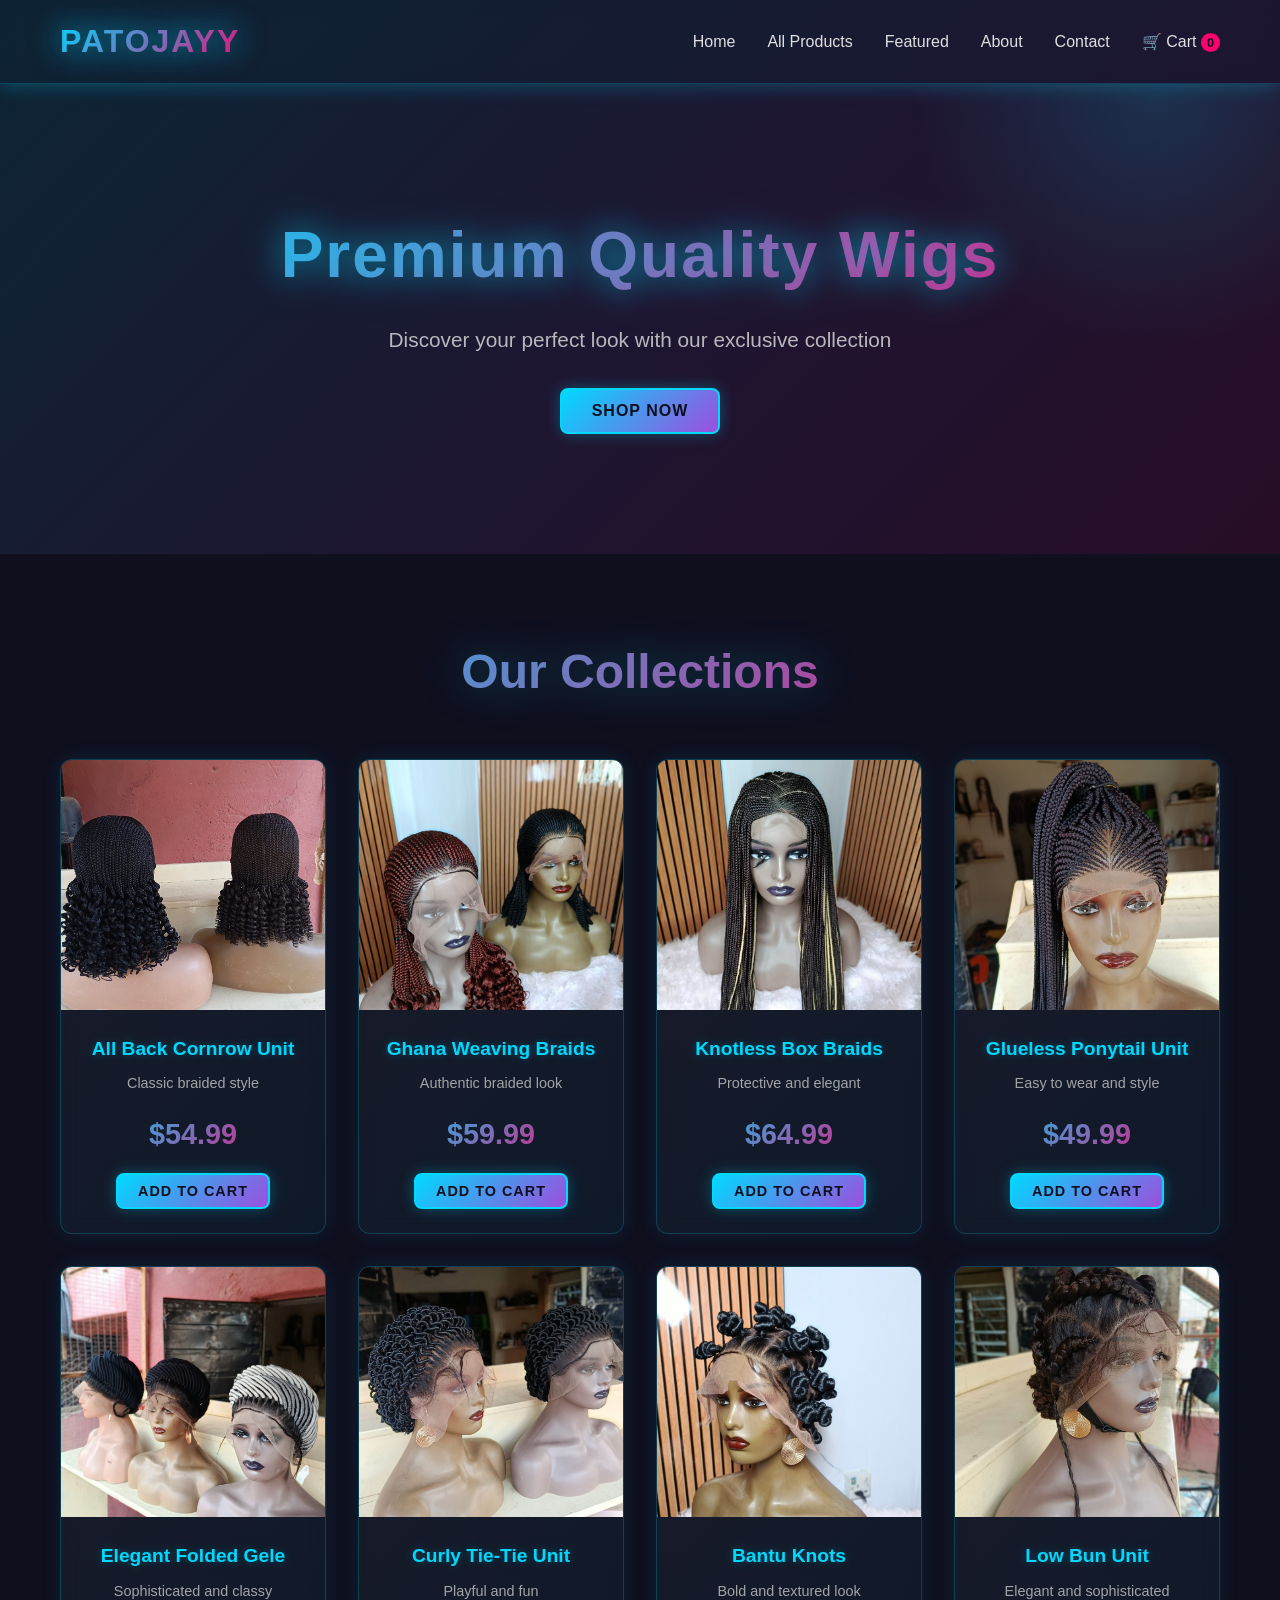
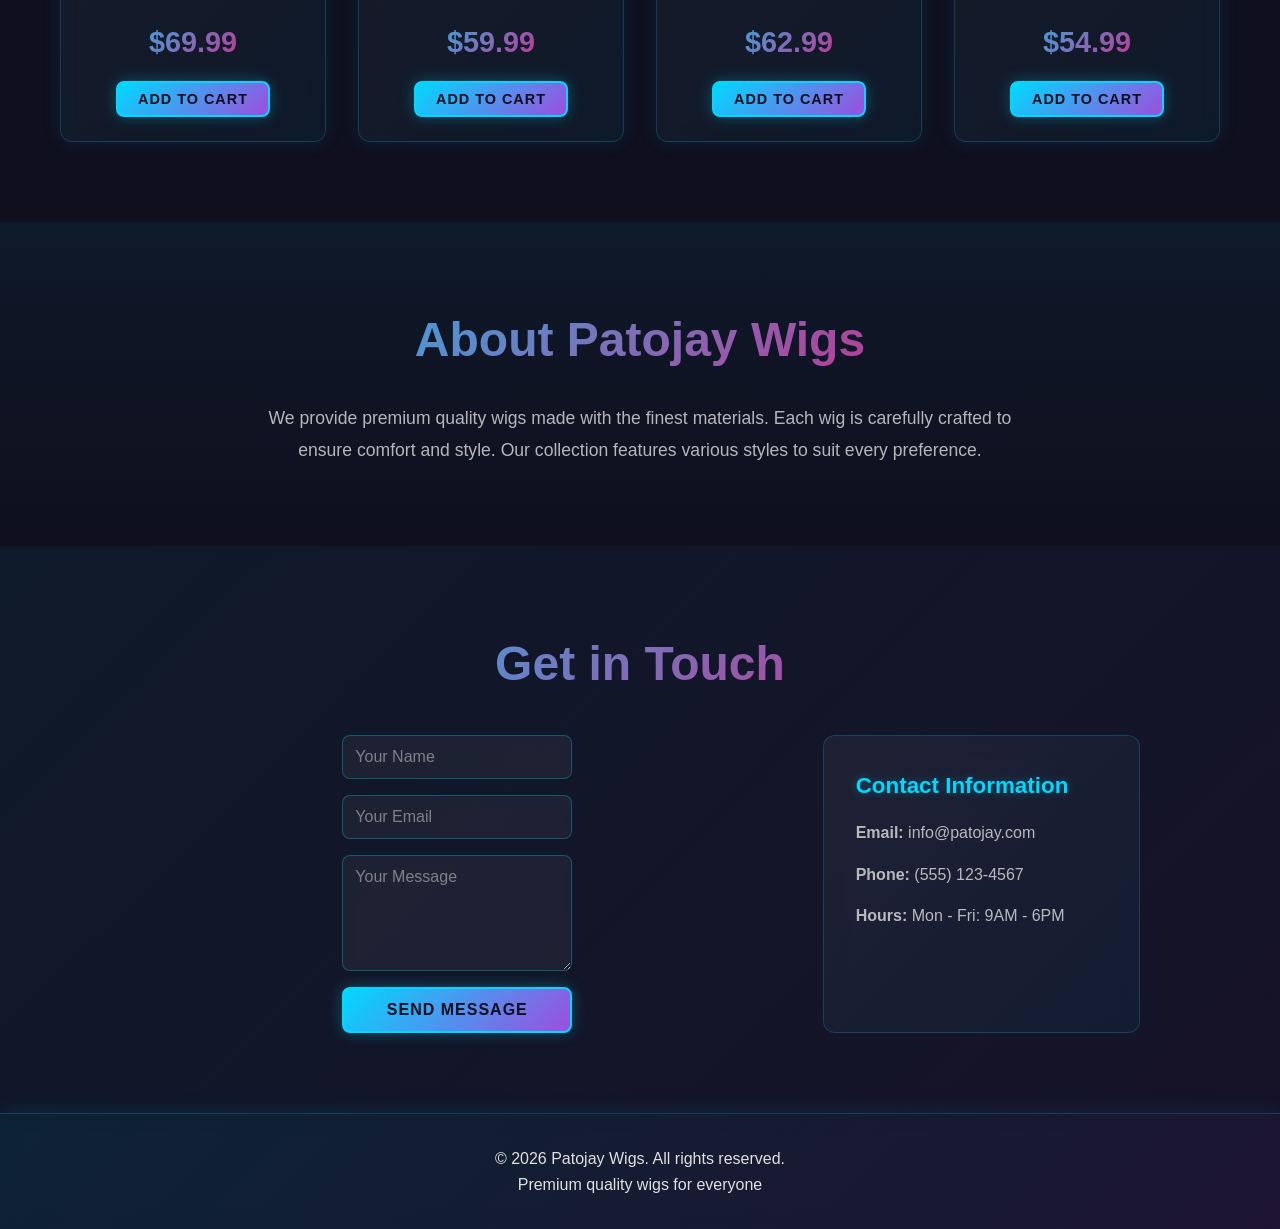
<file: index.html>
<!DOCTYPE html>
<html lang="en">
<head>
    <meta charset="UTF-8">
    <meta name="viewport" content="width=device-width, initial-scale=1.0">
    <title>Patojay Wigs - Premium Quality Wigs</title>
    <link rel="icon" type="image/jpeg" href="images/pato logo.jpeg">
    <link rel="stylesheet" href="css/style.css">
</head>
<body>
    <!-- Navigation -->
    <nav class="navbar">
        <div class="container">
            <div class="logo">PATOJAYY</div>
            <button class="hamburger" id="hamburger" title="Toggle navigation menu" aria-label="Toggle navigation menu" aria-expanded="false">
                <span></span>
                <span></span>
                <span></span>
            </button>
            <ul class="nav-menu" id="navMenu">
                <li><a href="#home">Home</a></li>
                <li><a href="products.html">All Products</a></li>
                <li><a href="#products">Featured</a></li>
                <li><a href="#about">About</a></li>
                <li><a href="#contact">Contact</a></li>
                <li class="cart-link"><a href="#cart">🛒 Cart <span class="cart-count">0</span></a></li>
            </ul>
        </div>
    </nav>

    <!-- Hero Section -->
    <section id="home" class="hero">
        <div class="container">
            <div class="hero-content">
                <h1>Premium Quality Wigs</h1>
                <p>Discover your perfect look with our exclusive collection</p>
                <button class="btn">Shop Now</button>
            </div>
        </div>
    </section>

    <!-- Products Section -->
    <section id="products" class="products">
        <div class="container">
            <h2>Our Collections</h2>
            <div class="product-grid">
                <!-- Product Card 1 -->
                <div class="product-card">
                    <div class="product-image">
                        <img src="images/all-back-cornrow-unit-cur-selar.com-681b52ddd21a8.jpeg" alt="All Back Cornrow Unit">
                    </div>
                    <div class="product-info">
                        <h3>All Back Cornrow Unit</h3>
                        <p>Classic braided style</p>
                        <span class="price">$54.99</span>
                        <button class="btn-small add-to-cart" data-product="All Back Cornrow Unit" data-price="54.99">Add to Cart</button>
                    </div>
                </div>

                <!-- Product Card 2 -->
                <div class="product-card">
                    <div class="product-image">
                        <img src="images/ghana-weaving-braided-wig-selar.com-68a72f728babf.jpg" alt="Ghana Weaving Braided">
                    </div>
                    <div class="product-info">
                        <h3>Ghana Weaving Braids</h3>
                        <p>Authentic braided look</p>
                        <span class="price">$59.99</span>
                        <button class="btn-small add-to-cart" data-product="Ghana Weaving Braids" data-price="59.99">Add to Cart</button>
                    </div>
                </div>

                <!-- Product Card 3 -->
                <div class="product-card">
                    <div class="product-image">
                        <img src="images/knotless-box-braids-wig-selar.com-68a72e6c853c2.jpg" alt="Knotless Box Braids">
                    </div>
                    <div class="product-info">
                        <h3>Knotless Box Braids</h3>
                        <p>Protective and elegant</p>
                        <span class="price">$64.99</span>
                        <button class="btn-small add-to-cart" data-product="Knotless Box Braids" data-price="64.99">Add to Cart</button>
                    </div>
                </div>

                <!-- Product Card 4 -->
                <div class="product-card">
                    <div class="product-image">
                        <img src="images/glueless-ponytail-unit-selar.com-681b3a6c0e408.jpeg" alt="Glueless Ponytail">
                    </div>
                    <div class="product-info">
                        <h3>Glueless Ponytail Unit</h3>
                        <p>Easy to wear and style</p>
                        <span class="price">$49.99</span>
                        <button class="btn-small add-to-cart" data-product="Glueless Ponytail Unit" data-price="49.99">Add to Cart</button>
                    </div>
                </div>

                <!-- Product Card 5 -->
                <div class="product-card">
                    <div class="product-image">
                        <img src="images/elegant-folded-gele-unit--selar.com-680a23dbee9fd.jpeg" alt="Elegant Folded Gele">
                    </div>
                    <div class="product-info">
                        <h3>Elegant Folded Gele</h3>
                        <p>Sophisticated and classy</p>
                        <span class="price">$69.99</span>
                        <button class="btn-small add-to-cart" data-product="Elegant Folded Gele" data-price="69.99">Add to Cart</button>
                    </div>
                </div>

                <!-- Product Card 6 -->
                <div class="product-card">
                    <div class="product-image">
                        <img src="images/curly-tie-tie-unit-playfu-selar.com-680a22dda69bf.jpeg" alt="Curly Tie-Tie Unit">
                    </div>
                    <div class="product-info">
                        <h3>Curly Tie-Tie Unit</h3>
                        <p>Playful and fun</p>
                        <span class="price">$59.99</span>
                        <button class="btn-small add-to-cart" data-product="Curly Tie-Tie Unit" data-price="59.99">Add to Cart</button>
                    </div>
                </div>

                <!-- Product Card 7 -->
                <div class="product-card">
                    <div class="product-image">
                        <img src="images/bantu-knots-selar.com-68a7331644979.jpg" alt="Bantu Knots">
                    </div>
                    <div class="product-info">
                        <h3>Bantu Knots</h3>
                        <p>Bold and textured look</p>
                        <span class="price">$62.99</span>
                        <button class="btn-small add-to-cart" data-product="Bantu Knots" data-price="62.99">Add to Cart</button>
                    </div>
                </div>

                <!-- Product Card 8 -->
                <div class="product-card">
                    <div class="product-image">
                        <img src="images/low-bun-unit-elegant-and--selar.com-680a16389db6d.jpeg" alt="Low Bun Unit">
                    </div>
                    <div class="product-info">
                        <h3>Low Bun Unit</h3>
                        <p>Elegant and sophisticated</p>
                        <span class="price">$54.99</span>
                        <button class="btn-small add-to-cart" data-product="Low Bun Unit" data-price="54.99">Add to Cart</button>
                    </div>
                </div>
            </div>
        </div>
    </section>

    <!-- About Section -->
    <section id="about" class="about">
        <div class="container">
            <h2>About Patojay Wigs</h2>
            <p>We provide premium quality wigs made with the finest materials. Each wig is carefully crafted to ensure comfort and style. Our collection features various styles to suit every preference.</p>
        </div>
    </section>

    <!-- Contact Section -->
    <section id="contact" class="contact">
        <div class="container">
            <h2>Get in Touch</h2>
            <div class="contact-content">
                <form class="contact-form">
                    <input type="text" placeholder="Your Name" required>
                    <input type="email" placeholder="Your Email" required>
                    <textarea placeholder="Your Message" rows="5" required></textarea>
                    <button type="submit" class="btn">Send Message</button>
                </form>
                <div class="contact-info">
                    <h3>Contact Information</h3>
                    <p><strong>Email:</strong> info@patojay.com</p>
                    <p><strong>Phone:</strong> (555) 123-4567</p>
                    <p><strong>Hours:</strong> Mon - Fri: 9AM - 6PM</p>
                </div>
            </div>
        </div>
    </section>

    <!-- Cart Modal -->
    <div id="cartModal" class="modal">
        <div class="modal-content">
            <span class="close">&times;</span>
            <h2>Shopping Cart</h2>
            <div id="cartItems" class="cart-items"></div>
            <div class="cart-total">
                <h3>Total: $<span id="cartTotal">0.00</span></h3>
                <button class="btn" onclick="checkout()">Proceed to Checkout</button>
                <button class="btn btn-close" onclick="closeCart()">Close Cart</button>
            </div>
        </div>
    </div>

    <!-- Footer -->
    <footer class="footer">
        <div class="container">
            <p>&copy; 2026 Patojay Wigs. All rights reserved.</p>
            <p>Premium quality wigs for everyone</p>
        </div>
    </footer>
    
    <script src="js/script.js"></script>
</body>
</html>
</file>
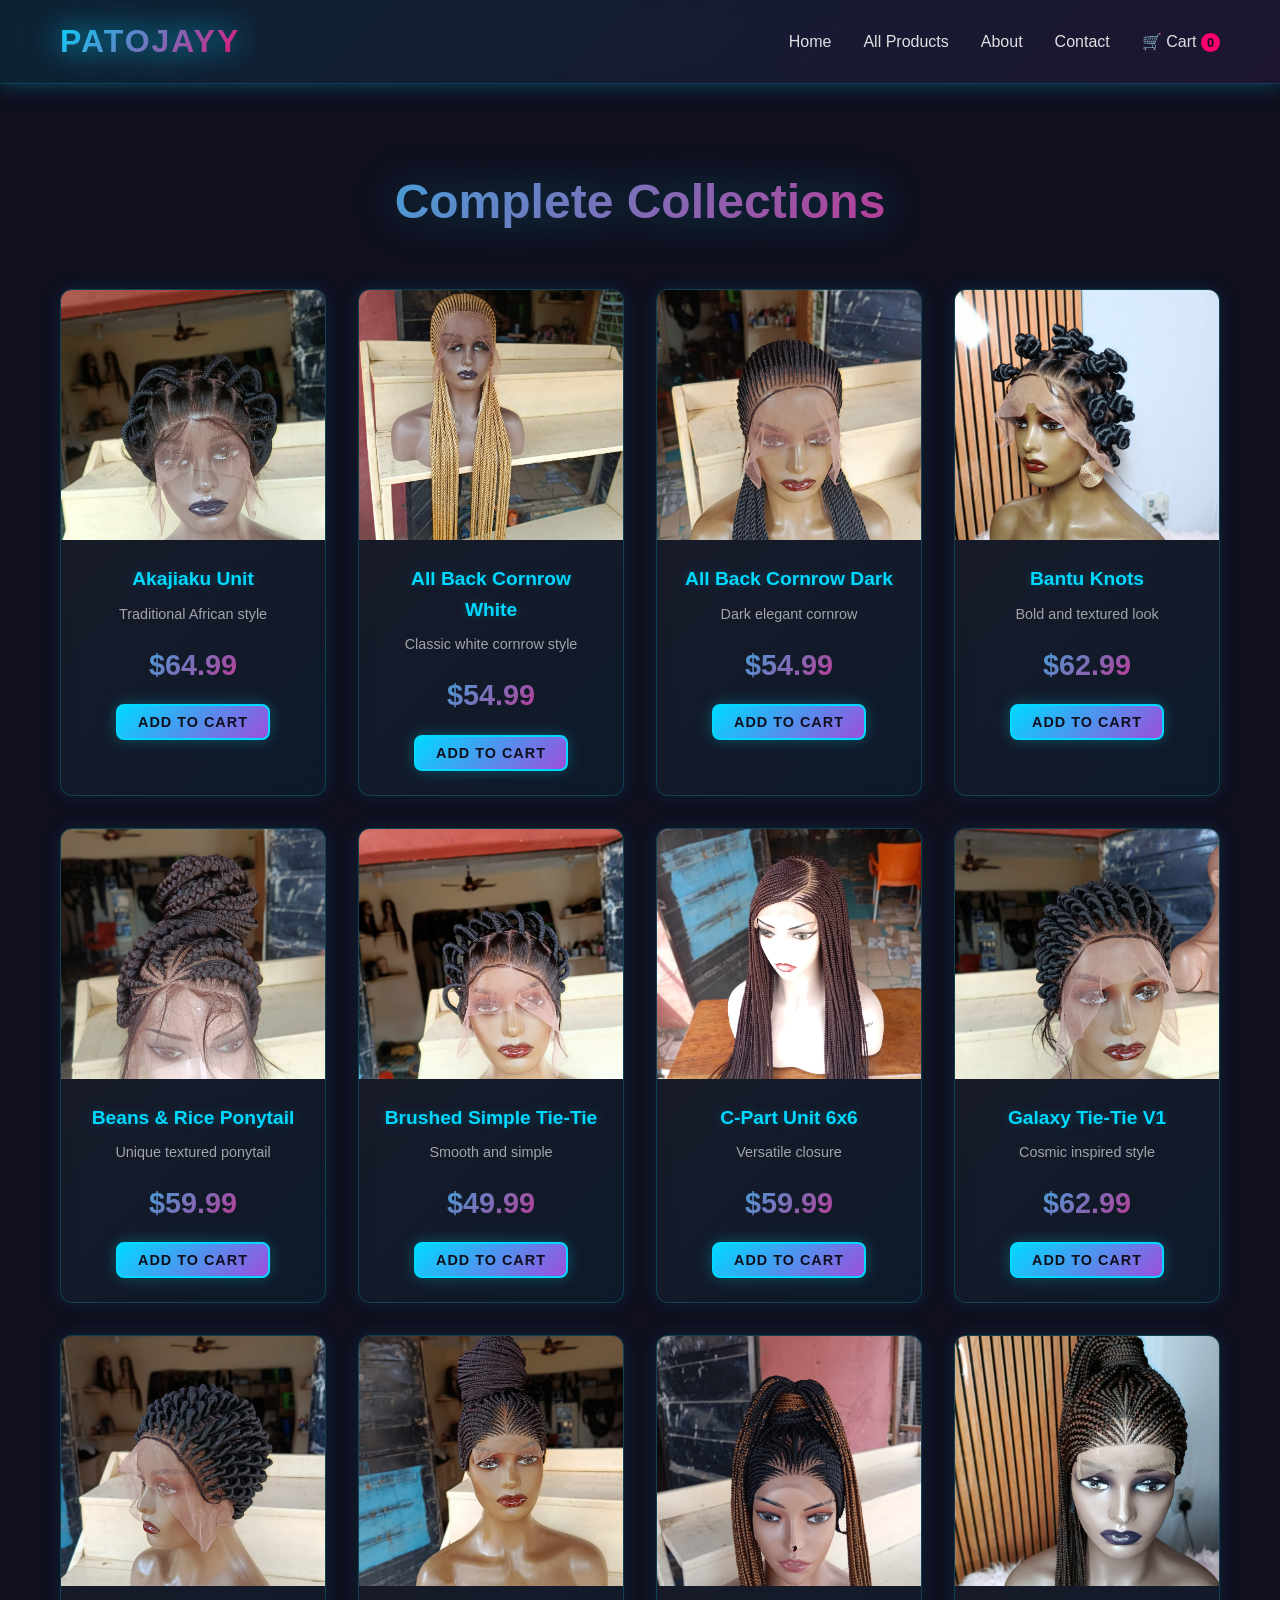
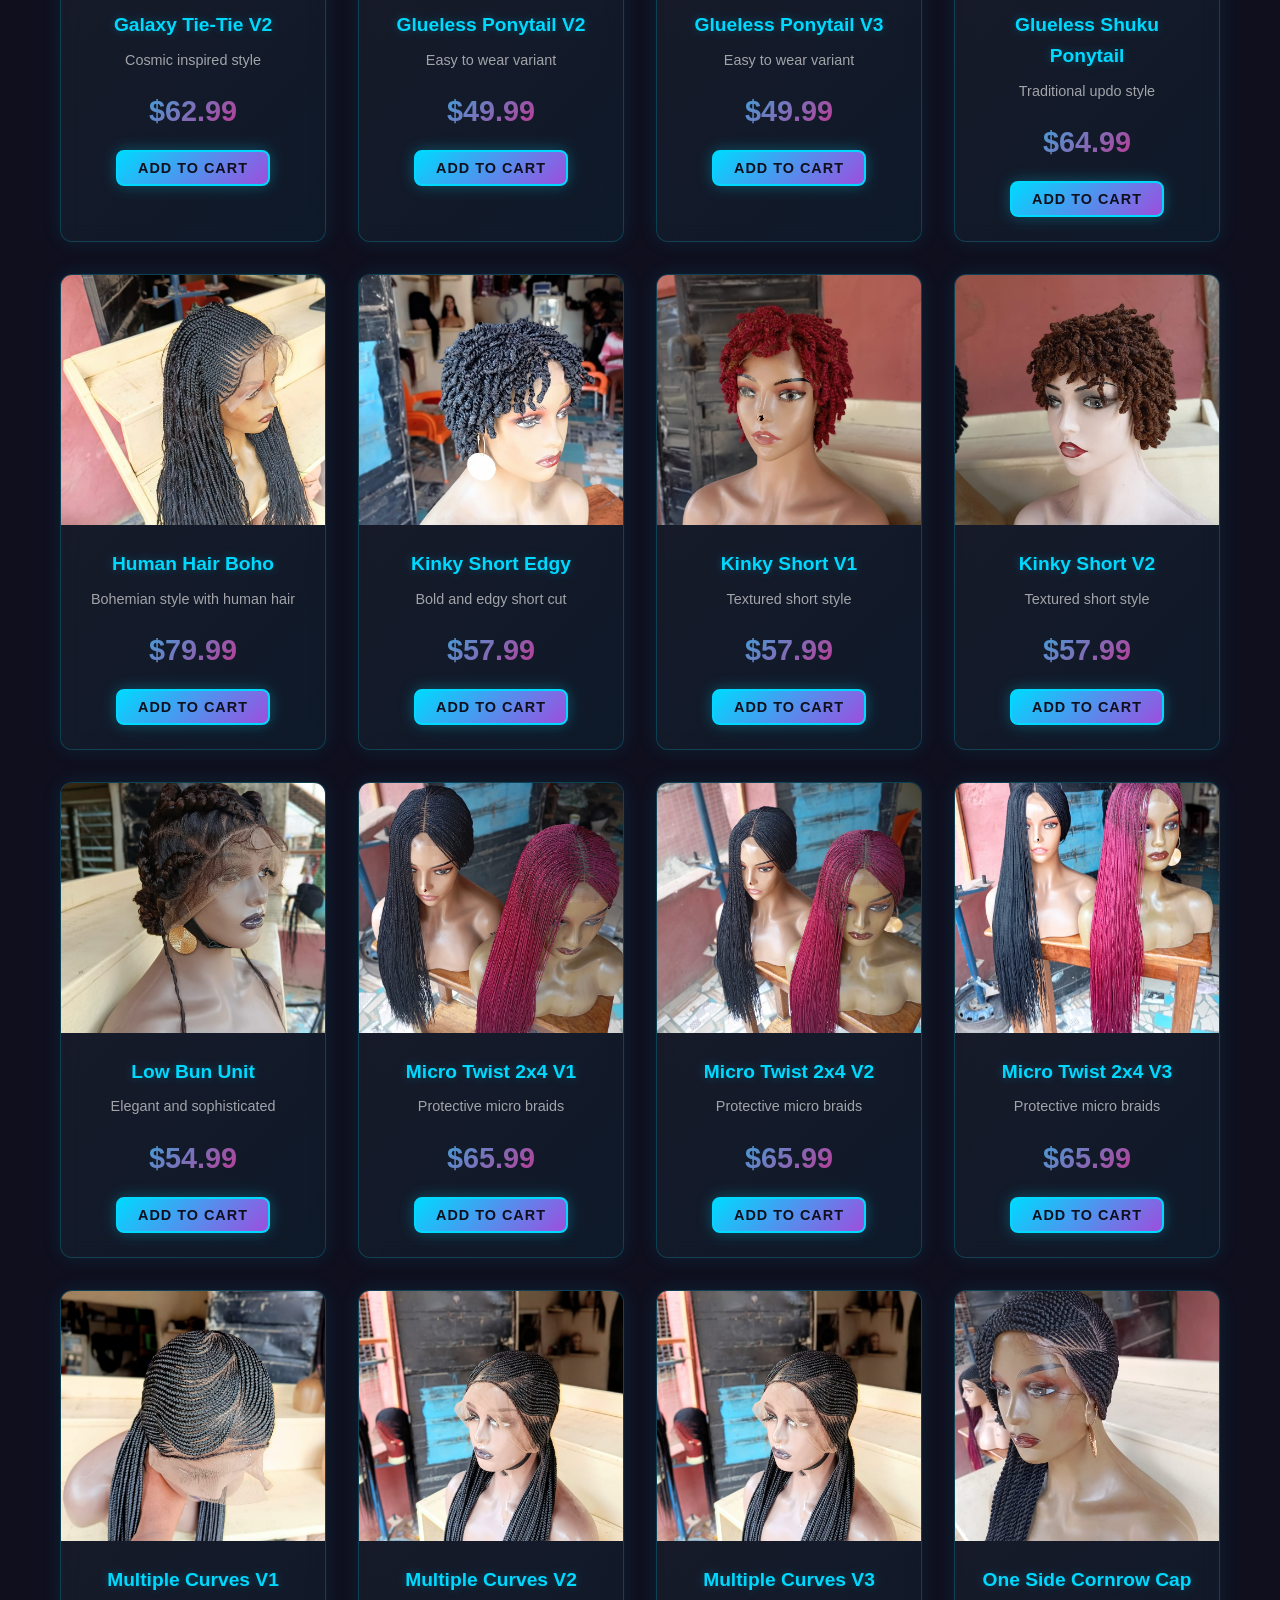
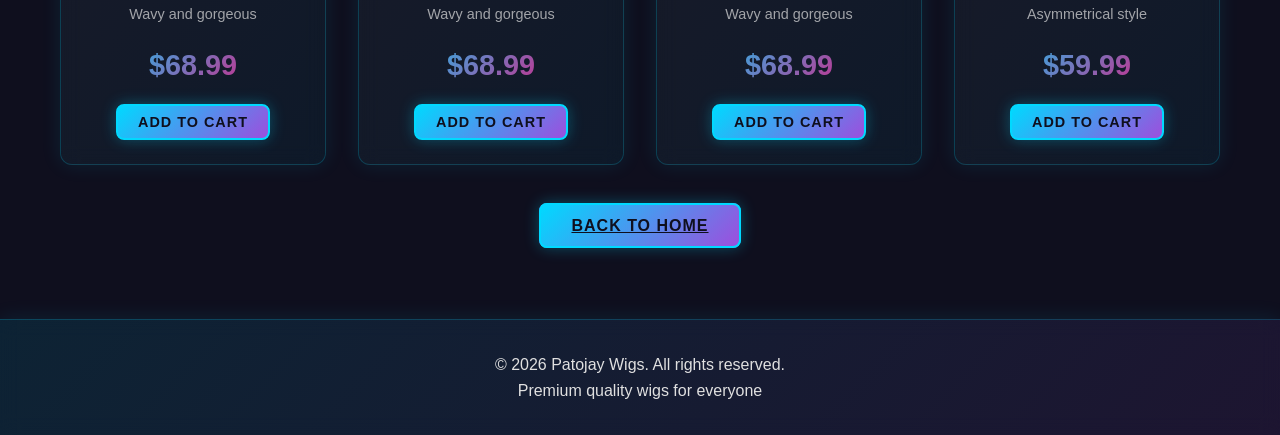
<file: products.html>
<!DOCTYPE html>
<html lang="en">
<head>
    <meta charset="UTF-8">
    <meta name="viewport" content="width=device-width, initial-scale=1.0">
    <title>All Products - Patojay Wigs</title>
    <link rel="icon" type="image/jpeg" href="images/pato logo.jpeg">
    <link rel="stylesheet" href="css/style.css">
</head>
<body>
    <!-- Navigation -->
    <nav class="navbar">
        <div class="container">
            <div class="logo">PATOJAYY</div>
            <button class="hamburger" id="hamburger" title="Toggle navigation menu" aria-label="Toggle navigation menu" aria-expanded="false">
                <span></span>
                <span></span>
                <span></span>
            </button>
            <ul class="nav-menu" id="navMenu">
                <li><a href="index.html#home">Home</a></li>
                <li><a href="products.html">All Products</a></li>
                <li><a href="index.html#about">About</a></li>
                <li><a href="index.html#contact">Contact</a></li>
                <li class="cart-link"><a href="#cart">🛒 Cart <span class="cart-count">0</span></a></li>
            </ul>
        </div>
    </nav>

    <!-- Products Section -->
    <section class="products">
        <div class="container">
            <h2>Complete Collections</h2>
            <div class="product-grid">
                <!-- Product Card 1 -->
                <div class="product-card">
                    <div class="product-image">
                        <img src="images/akajiaku-unit-made-with-a-selar.com-681b33d05bd2c.jpeg" alt="Akajiaku Unit">
                    </div>
                    <div class="product-info">
                        <h3>Akajiaku Unit</h3>
                        <p>Traditional African style</p>
                        <span class="price">$64.99</span>
                        <button class="btn-small add-to-cart" data-product="Akajiaku Unit" data-price="64.99">Add to Cart</button>
                    </div>
                </div>

                <!-- Product Card 2 -->
                <div class="product-card">
                    <div class="product-image">
                        <img src="images/all-back-cornrow-unit-wit-selar.com-680a1374dd8b2.jpeg" alt="All Back Cornrow White">
                    </div>
                    <div class="product-info">
                        <h3>All Back Cornrow White</h3>
                        <p>Classic white cornrow style</p>
                        <span class="price">$54.99</span>
                        <button class="btn-small add-to-cart" data-product="All Back Cornrow White" data-price="54.99">Add to Cart</button>
                    </div>
                </div>

                <!-- Product Card 3 -->
                <div class="product-card">
                    <div class="product-image">
                        <img src="images/all-back-cornrow-unit-wit-selar.com-681b2ec3c37ff.jpeg" alt="All Back Cornrow Dark">
                    </div>
                    <div class="product-info">
                        <h3>All Back Cornrow Dark</h3>
                        <p>Dark elegant cornrow</p>
                        <span class="price">$54.99</span>
                        <button class="btn-small add-to-cart" data-product="All Back Cornrow Dark" data-price="54.99">Add to Cart</button>
                    </div>
                </div>

                <!-- Product Card 4 -->
                <div class="product-card">
                    <div class="product-image">
                        <img src="images/bantu-knots-selar.com-68a7331644979.jpg" alt="Bantu Knots">
                    </div>
                    <div class="product-info">
                        <h3>Bantu Knots</h3>
                        <p>Bold and textured look</p>
                        <span class="price">$62.99</span>
                        <button class="btn-small add-to-cart" data-product="Bantu Knots" data-price="62.99">Add to Cart</button>
                    </div>
                </div>

                <!-- Product Card 5 -->
                <div class="product-card">
                    <div class="product-image">
                        <img src="images/beans-and-rice-ponytail-u-selar.com-681b2da2361a6.jpeg" alt="Beans & Rice Ponytail">
                    </div>
                    <div class="product-info">
                        <h3>Beans & Rice Ponytail</h3>
                        <p>Unique textured ponytail</p>
                        <span class="price">$59.99</span>
                        <button class="btn-small add-to-cart" data-product="Beans & Rice Ponytail" data-price="59.99">Add to Cart</button>
                    </div>
                </div>

                <!-- Product Card 6 -->
                <div class="product-card">
                    <div class="product-image">
                        <img src="images/brushed-simple-tie-tie-un-selar.com-681b330daed53.jpeg" alt="Brushed Simple Tie-Tie">
                    </div>
                    <div class="product-info">
                        <h3>Brushed Simple Tie-Tie</h3>
                        <p>Smooth and simple</p>
                        <span class="price">$49.99</span>
                        <button class="btn-small add-to-cart" data-product="Brushed Simple Tie-Tie" data-price="49.99">Add to Cart</button>
                    </div>
                </div>

                <!-- Product Card 7 -->
                <div class="product-card">
                    <div class="product-image">
                        <img src="images/c-part-unit-on-a-6-6-clos-selar.com-681b56041f4d6.jpeg" alt="C-Part Unit 6x6">
                    </div>
                    <div class="product-info">
                        <h3>C-Part Unit 6x6</h3>
                        <p>Versatile closure</p>
                        <span class="price">$59.99</span>
                        <button class="btn-small add-to-cart" data-product="C-Part Unit 6x6" data-price="59.99">Add to Cart</button>
                    </div>
                </div>

                <!-- Product Card 8 -->
                <div class="product-card">
                    <div class="product-image">
                        <img src="images/galaxy-tie-tie-unit-made--selar.com-681b2f64007a2.jpeg" alt="Galaxy Tie-Tie Version 1">
                    </div>
                    <div class="product-info">
                        <h3>Galaxy Tie-Tie V1</h3>
                        <p>Cosmic inspired style</p>
                        <span class="price">$62.99</span>
                        <button class="btn-small add-to-cart" data-product="Galaxy Tie-Tie V1" data-price="62.99">Add to Cart</button>
                    </div>
                </div>

                <!-- Product Card 9 -->
                <div class="product-card">
                    <div class="product-image">
                        <img src="images/galaxy-tie-tie-unit-made--selar.com-681b2f64467bf.jpeg" alt="Galaxy Tie-Tie Version 2">
                    </div>
                    <div class="product-info">
                        <h3>Galaxy Tie-Tie V2</h3>
                        <p>Cosmic inspired style</p>
                        <span class="price">$62.99</span>
                        <button class="btn-small add-to-cart" data-product="Galaxy Tie-Tie V2" data-price="62.99">Add to Cart</button>
                    </div>
                </div>

                <!-- Product Card 10 -->
                <div class="product-card">
                    <div class="product-image">
                        <img src="images/glueless-ponytail-unit-selar.com-681b3a6c60387.jpeg" alt="Glueless Ponytail Version 2">
                    </div>
                    <div class="product-info">
                        <h3>Glueless Ponytail V2</h3>
                        <p>Easy to wear variant</p>
                        <span class="price">$49.99</span>
                        <button class="btn-small add-to-cart" data-product="Glueless Ponytail V2" data-price="49.99">Add to Cart</button>
                    </div>
                </div>

                <!-- Product Card 11 -->
                <div class="product-card">
                    <div class="product-image">
                        <img src="images/glueless-ponytail-unit-selar.com-681b523407484.jpeg" alt="Glueless Ponytail Version 3">
                    </div>
                    <div class="product-info">
                        <h3>Glueless Ponytail V3</h3>
                        <p>Easy to wear variant</p>
                        <span class="price">$49.99</span>
                        <button class="btn-small add-to-cart" data-product="Glueless Ponytail V3" data-price="49.99">Add to Cart</button>
                    </div>
                </div>

                <!-- Product Card 12 -->
                <div class="product-card">
                    <div class="product-image">
                        <img src="images/glueless-shuku-ponytail-u-selar.com-68da9fe2f2143.jpg" alt="Glueless Shuku Ponytail">
                    </div>
                    <div class="product-info">
                        <h3>Glueless Shuku Ponytail</h3>
                        <p>Traditional updo style</p>
                        <span class="price">$64.99</span>
                        <button class="btn-small add-to-cart" data-product="Glueless Shuku Ponytail" data-price="64.99">Add to Cart</button>
                    </div>
                </div>

                <!-- Product Card 13 -->
                <div class="product-card">
                    <div class="product-image">
                        <img src="images/human-hair-boho-unit-free-selar.com-680a174fe11a8.jpeg" alt="Human Hair Boho">
                    </div>
                    <div class="product-info">
                        <h3>Human Hair Boho</h3>
                        <p>Bohemian style with human hair</p>
                        <span class="price">$79.99</span>
                        <button class="btn-small add-to-cart" data-product="Human Hair Boho" data-price="79.99">Add to Cart</button>
                    </div>
                </div>

                <!-- Product Card 14 -->
                <div class="product-card">
                    <div class="product-image">
                        <img src="images/kinky-short-unit-edgy-and-selar.com-6819fb46e361d.jpeg" alt="Kinky Short Edgy">
                    </div>
                    <div class="product-info">
                        <h3>Kinky Short Edgy</h3>
                        <p>Bold and edgy short cut</p>
                        <span class="price">$57.99</span>
                        <button class="btn-small add-to-cart" data-product="Kinky Short Edgy" data-price="57.99">Add to Cart</button>
                    </div>
                </div>

                <!-- Product Card 15 -->
                <div class="product-card">
                    <div class="product-image">
                        <img src="images/kinky-short-unit-too-selar.com-681b5435b83b7.jpeg" alt="Kinky Short Version 1">
                    </div>
                    <div class="product-info">
                        <h3>Kinky Short V1</h3>
                        <p>Textured short style</p>
                        <span class="price">$57.99</span>
                        <button class="btn-small add-to-cart" data-product="Kinky Short V1" data-price="57.99">Add to Cart</button>
                    </div>
                </div>

                <!-- Product Card 16 -->
                <div class="product-card">
                    <div class="product-image">
                        <img src="images/kinky-short-unit-too-selar.com-681b543629465.jpeg" alt="Kinky Short Version 2">
                    </div>
                    <div class="product-info">
                        <h3>Kinky Short V2</h3>
                        <p>Textured short style</p>
                        <span class="price">$57.99</span>
                        <button class="btn-small add-to-cart" data-product="Kinky Short V2" data-price="57.99">Add to Cart</button>
                    </div>
                </div>

                <!-- Product Card 17 -->
                <div class="product-card">
                    <div class="product-image">
                        <img src="images/low-bun-unit-elegant-and--selar.com-680a16389db6d.jpeg" alt="Low Bun Unit">
                    </div>
                    <div class="product-info">
                        <h3>Low Bun Unit</h3>
                        <p>Elegant and sophisticated</p>
                        <span class="price">$54.99</span>
                        <button class="btn-small add-to-cart" data-product="Low Bun Unit" data-price="54.99">Add to Cart</button>
                    </div>
                </div>

                <!-- Product Card 18 -->
                <div class="product-card">
                    <div class="product-image">
                        <img src="images/micro-twist-with-2-4-clos-selar.com-681b558482a79.jpeg" alt="Micro Twist 2x4 Version 1">
                    </div>
                    <div class="product-info">
                        <h3>Micro Twist 2x4 V1</h3>
                        <p>Protective micro braids</p>
                        <span class="price">$65.99</span>
                        <button class="btn-small add-to-cart" data-product="Micro Twist 2x4 V1" data-price="65.99">Add to Cart</button>
                    </div>
                </div>

                <!-- Product Card 19 -->
                <div class="product-card">
                    <div class="product-image">
                        <img src="images/micro-twist-with-2-4-clos-selar.com-681b5584d02c0.jpeg" alt="Micro Twist 2x4 Version 2">
                    </div>
                    <div class="product-info">
                        <h3>Micro Twist 2x4 V2</h3>
                        <p>Protective micro braids</p>
                        <span class="price">$65.99</span>
                        <button class="btn-small add-to-cart" data-product="Micro Twist 2x4 V2" data-price="65.99">Add to Cart</button>
                    </div>
                </div>

                <!-- Product Card 20 -->
                <div class="product-card">
                    <div class="product-image">
                        <img src="images/micro-twist-with-2-4-clos-selar.com-681b558526c45.jpeg" alt="Micro Twist 2x4 Version 3">
                    </div>
                    <div class="product-info">
                        <h3>Micro Twist 2x4 V3</h3>
                        <p>Protective micro braids</p>
                        <span class="price">$65.99</span>
                        <button class="btn-small add-to-cart" data-product="Micro Twist 2x4 V3" data-price="65.99">Add to Cart</button>
                    </div>
                </div>

                <!-- Product Card 21 -->
                <div class="product-card">
                    <div class="product-image">
                        <img src="images/multiple-curves-all-back--selar.com-681b36d42b948.jpeg" alt="Multiple Curves All Back V1">
                    </div>
                    <div class="product-info">
                        <h3>Multiple Curves V1</h3>
                        <p>Wavy and gorgeous</p>
                        <span class="price">$68.99</span>
                        <button class="btn-small add-to-cart" data-product="Multiple Curves V1" data-price="68.99">Add to Cart</button>
                    </div>
                </div>

                <!-- Product Card 22 -->
                <div class="product-card">
                    <div class="product-image">
                        <img src="images/multiple-curves-all-back--selar.com-681b3807aa9fd.jpeg" alt="Multiple Curves All Back V2">
                    </div>
                    <div class="product-info">
                        <h3>Multiple Curves V2</h3>
                        <p>Wavy and gorgeous</p>
                        <span class="price">$68.99</span>
                        <button class="btn-small add-to-cart" data-product="Multiple Curves V2" data-price="68.99">Add to Cart</button>
                    </div>
                </div>

                <!-- Product Card 23 -->
                <div class="product-card">
                    <div class="product-image">
                        <img src="images/multiple-curves-all-back--selar.com-681b382321c2a.jpeg" alt="Multiple Curves All Back V3">
                    </div>
                    <div class="product-info">
                        <h3>Multiple Curves V3</h3>
                        <p>Wavy and gorgeous</p>
                        <span class="price">$68.99</span>
                        <button class="btn-small add-to-cart" data-product="Multiple Curves V3" data-price="68.99">Add to Cart</button>
                    </div>
                </div>

                <!-- Product Card 24 -->
                <div class="product-card">
                    <div class="product-image">
                        <img src="images/one-side-cornrow-cap-unit-selar.com-681b5091ba020.jpeg" alt="One Side Cornrow Cap">
                    </div>
                    <div class="product-info">
                        <h3>One Side Cornrow Cap</h3>
                        <p>Asymmetrical style</p>
                        <span class="price">$59.99</span>
                        <button class="btn-small add-to-cart" data-product="One Side Cornrow Cap" data-price="59.99">Add to Cart</button>
                    </div>
                </div>
            </div>
            <div style="text-align: center; margin-top: 3rem;">
                <a href="index.html#home" class="btn">Back to Home</a>
            </div>
        </div>
    </section>

    <!-- Cart Modal -->
    <div id="cartModal" class="modal">
        <div class="modal-content">
            <span class="close">&times;</span>
            <h2>Shopping Cart</h2>
            <div id="cartItems" class="cart-items"></div>
            <div class="cart-total">
                <h3>Total: $<span id="cartTotal">0.00</span></h3>
                <button class="btn" onclick="checkout()">Proceed to Checkout</button>
                <button class="btn btn-close" onclick="closeCart()">Close Cart</button>
            </div>
        </div>
    </div>

    <!-- Footer -->
    <footer class="footer">
        <div class="container">
            <p>&copy; 2026 Patojay Wigs. All rights reserved.</p>
            <p>Premium quality wigs for everyone</p>
        </div>
    </footer>
    
    <script src="js/script.js"></script>
</body>
</html>
</file>
<file: css/style.css>
/* General Styles */
* {
    margin: 0;
    padding: 0;
    box-sizing: border-box;
}

:root {
    --primary-color: #00D9FF;
    --secondary-color: #9D4EDD;
    --text-color: #E0E0E0;
    --light-bg: #0A0E27;
    --border-color: #1a1a2e;
    --dark-bg: #0F0F1E;
    --accent-color: #FF006E;
}

body {
    font-family: 'Segoe UI', Trebuchet MS, sans-serif;
    line-height: 1.6;
    color: var(--text-color);
    background: var(--dark-bg);
}

.container {
    max-width: 1200px;
    margin: 0 auto;
    padding: 0 20px;
}

/* Navigation */
.navbar {
    background: linear-gradient(135deg, rgba(0, 217, 255, 0.1), rgba(157, 78, 221, 0.1));
    backdrop-filter: blur(10px);
    color: white;
    padding: 1rem 0;
    position: sticky;
    top: 0;
    z-index: 100;
    box-shadow: 0 0 20px rgba(0, 217, 255, 0.3);
    border-bottom: 1px solid rgba(0, 217, 255, 0.2);
}

.navbar .container {
    display: flex;
    justify-content: space-between;
    align-items: center;
}

.logo {
    font-size: 2rem;
    font-weight: 900;
    background: linear-gradient(135deg, var(--primary-color), var(--accent-color));
    -webkit-background-clip: text;
    -webkit-text-fill-color: transparent;
    background-clip: text;
    text-shadow: 0 0 30px rgba(0, 217, 255, 0.5);
    filter: drop-shadow(0 0 15px rgba(0, 217, 255, 0.4));
    letter-spacing: 2px;
}

/* Hamburger Menu */
.hamburger {
    display: none;
    flex-direction: column;
    cursor: pointer;
    background: none;
    border: none;
    gap: 6px;
    padding: 5px;
    border-radius: 5px;
    transition: all 0.3s;
}

.hamburger:hover {
    background: rgba(0, 217, 255, 0.15);
    box-shadow: 0 0 10px rgba(0, 217, 255, 0.2);
}

.hamburger span {
    width: 25px;
    height: 3px;
    background: var(--primary-color);
    border-radius: 2px;
    transition: all 0.3s;
}

.hamburger.active span:nth-child(1) {
    transform: rotate(45deg) translate(10px, 10px);
}

.hamburger.active span:nth-child(2) {
    opacity: 0;
}

.hamburger.active span:nth-child(3) {
    transform: rotate(-45deg) translate(7px, -7px);
}

.nav-menu {
    display: flex;
    list-style: none;
    gap: 2rem;
}

.nav-menu a {
    color: var(--text-color);
    text-decoration: none;
    transition: all 0.3s;
    position: relative;
}

.nav-menu a::after {
    content: '';
    position: absolute;
    bottom: -5px;
    left: 0;
    width: 0;
    height: 2px;
    background: linear-gradient(90deg, var(--primary-color), var(--accent-color));
    transition: width 0.3s;
}

.nav-menu a:hover {
    color: var(--primary-color);
    text-shadow: 0 0 10px rgba(0, 217, 255, 0.6);
}

.nav-menu a:hover::after {
    width: 100%;
}

/* Hero Section */
.hero {
    background: linear-gradient(135deg, rgba(0, 217, 255, 0.1) 0%, rgba(157, 78, 221, 0.1) 50%, rgba(255, 0, 110, 0.1) 100%);
    color: white;
    padding: 120px 20px;
    text-align: center;
    position: relative;
    overflow: hidden;
}

.hero::before {
    content: '';
    position: absolute;
    top: -50%;
    right: -10%;
    width: 500px;
    height: 500px;
    background: radial-gradient(circle, rgba(0, 217, 255, 0.15) 0%, transparent 70%);
    border-radius: 50%;
    pointer-events: none;
}

.hero-content h1 {
    font-size: 4rem;
    margin-bottom: 1rem;
    background: linear-gradient(135deg, var(--primary-color), var(--accent-color));
    -webkit-background-clip: text;
    -webkit-text-fill-color: transparent;
    background-clip: text;
    text-shadow: 0 0 30px rgba(0, 217, 255, 0.4);
    filter: drop-shadow(0 0 20px rgba(0, 217, 255, 0.3));
    font-weight: 900;
    letter-spacing: 2px;
    position: relative;
    z-index: 1;
}

.hero-content p {
    font-size: 1.3rem;
    margin-bottom: 2rem;
    color: rgba(224, 224, 224, 0.8);
    position: relative;
    z-index: 1;
}

/* Buttons */
.btn, .btn-small {
    background: linear-gradient(135deg, var(--primary-color), var(--secondary-color));
    color: var(--dark-bg);
    border: 2px solid var(--primary-color);
    padding: 12px 30px;
    border-radius: 8px;
    cursor: pointer;
    font-size: 1rem;
    font-weight: 600;
    transition: all 0.3s;
    box-shadow: 0 0 15px rgba(0, 217, 255, 0.3);
    text-transform: uppercase;
    letter-spacing: 1px;
}

.btn:hover, .btn-small:hover {
    background: linear-gradient(135deg, var(--accent-color), var(--primary-color));
    box-shadow: 0 0 30px rgba(0, 217, 255, 0.6), 0 0 15px rgba(255, 0, 110, 0.4);
    transform: translateY(-2px);
}

.btn-small {
    padding: 8px 20px;
    font-size: 0.9rem;
}

/* Added to Cart Button State */
.btn.added, .btn-small.added {
    background: linear-gradient(135deg, #00FF00, #00AA00);
    border-color: #00FF00;
    color: #000;
    box-shadow: 0 0 20px rgba(0, 255, 0, 0.5);
}

.btn.added:hover, .btn-small.added:hover {
    background: linear-gradient(135deg, #00DD00, #009900);
    box-shadow: 0 0 30px rgba(0, 255, 0, 0.7);
}

/* Products Section */
.products {
    padding: 80px 20px;
    background: var(--dark-bg);
}

.products h2 {
    text-align: center;
    font-size: 3rem;
    margin-bottom: 3rem;
    background: linear-gradient(135deg, var(--primary-color), var(--accent-color));
    -webkit-background-clip: text;
    -webkit-text-fill-color: transparent;
    background-clip: text;
    filter: drop-shadow(0 0 20px rgba(0, 217, 255, 0.3));
    font-weight: 900;
}

.product-grid {
    display: grid;
    grid-template-columns: repeat(auto-fit, minmax(250px, 1fr));
    gap: 2rem;
}

.product-card {
    background: linear-gradient(135deg, rgba(255, 255, 255, 0.05), rgba(0, 217, 255, 0.05));
    backdrop-filter: blur(10px);
    border: 1px solid rgba(0, 217, 255, 0.2);
    border-radius: 12px;
    overflow: hidden;
    box-shadow: 0 0 20px rgba(0, 217, 255, 0.1);
    transition: all 0.3s;
}

.product-card:hover {
    transform: translateY(-10px);
    box-shadow: 0 0 40px rgba(0, 217, 255, 0.4), 0 0 20px rgba(157, 78, 221, 0.2);
    border-color: rgba(0, 217, 255, 0.5);
}

.product-image {
    width: 100%;
    height: 250px;
    overflow: hidden;
    background: #e0e0e0;
}

.product-image img {
    width: 100%;
    height: 100%;
    object-fit: cover;
    transition: transform 0.3s;
}

.product-card:hover .product-image img {
    transform: scale(1.05);
}

.product-info {
    padding: 1.5rem;
    text-align: center;
}

.product-info h3 {
    color: var(--primary-color);
    margin-bottom: 0.5rem;
    font-size: 1.2rem;
    text-shadow: 0 0 10px rgba(0, 217, 255, 0.3);
}

.product-info p {
    font-size: 0.9rem;
    color: rgba(224, 224, 224, 0.7);
    margin-bottom: 1rem;
}

.price {
    font-size: 1.8rem;
    background: linear-gradient(135deg, var(--primary-color), var(--accent-color));
    -webkit-background-clip: text;
    -webkit-text-fill-color: transparent;
    background-clip: text;
    font-weight: 900;
    display: block;
    margin-bottom: 1rem;
}

/* About Section */
.about {
    padding: 80px 20px;
    text-align: center;
    background: linear-gradient(180deg, rgba(0, 217, 255, 0.05) 0%, transparent 100%);
}

.about h2 {
    font-size: 3rem;
    background: linear-gradient(135deg, var(--primary-color), var(--accent-color));
    -webkit-background-clip: text;
    -webkit-text-fill-color: transparent;
    background-clip: text;
    margin-bottom: 1.5rem;
    font-weight: 900;
}

.about p {
    font-size: 1.1rem;
    max-width: 800px;
    margin: 0 auto;
    color: rgba(224, 224, 224, 0.8);
    line-height: 1.8;
}

/* Contact Section */
.contact {
    padding: 80px 20px;
    background: linear-gradient(135deg, rgba(0, 217, 255, 0.05) 0%, rgba(157, 78, 221, 0.05) 100%);
}

.contact h2 {
    text-align: center;
    font-size: 3rem;
    background: linear-gradient(135deg, var(--primary-color), var(--accent-color));
    -webkit-background-clip: text;
    -webkit-text-fill-color: transparent;
    background-clip: text;
    margin-bottom: 2rem;
    font-weight: 900;
}

.contact-form {
    max-width: 600px;
    margin: 0 auto;
    display: flex;
    flex-direction: column;
    gap: 1rem;
}

.contact-content {
    display: grid;
    grid-template-columns: 2fr 1fr;
    gap: 3rem;
    max-width: 1000px;
    margin: 0 auto;
}

.contact-form {
    display: flex;
    flex-direction: column;
    gap: 1rem;
}

.contact-form input,
.contact-form textarea {
    padding: 12px;
    border: 1px solid rgba(0, 217, 255, 0.3);
    border-radius: 8px;
    font-family: inherit;
    font-size: 1rem;
    background: rgba(255, 255, 255, 0.05);
    color: var(--text-color);
    backdrop-filter: blur(5px);
    transition: all 0.3s;
}

.contact-form input::placeholder,
.contact-form textarea::placeholder {
    color: rgba(224, 224, 224, 0.5);
}

.contact-form input:focus,
.contact-form textarea:focus {
    outline: none;
    border-color: var(--primary-color);
    box-shadow: 0 0 20px rgba(0, 217, 255, 0.4);
    background: rgba(0, 217, 255, 0.05);
}

.contact-info {
    background: linear-gradient(135deg, rgba(255, 255, 255, 0.05), rgba(0, 217, 255, 0.05));
    backdrop-filter: blur(10px);
    padding: 2rem;
    border-radius: 12px;
    border: 1px solid rgba(0, 217, 255, 0.2);
}

.contact-info h3 {
    color: var(--primary-color);
    margin-bottom: 1rem;
    font-size: 1.4rem;
    text-shadow: 0 0 10px rgba(0, 217, 255, 0.3);
}

.contact-info p {
    margin-bottom: 1rem;
    color: rgba(224, 224, 224, 0.8);
}

/* Footer */
.footer {
    background: linear-gradient(135deg, rgba(0, 217, 255, 0.1), rgba(157, 78, 221, 0.1));
    backdrop-filter: blur(10px);
    color: var(--text-color);
    text-align: center;
    padding: 2rem;
    border-top: 1px solid rgba(0, 217, 255, 0.2);
    box-shadow: 0 0 20px rgba(0, 217, 255, 0.1);
}

/* Cart Modal Styles */
.modal {
    display: none;
    position: fixed;
    z-index: 1000;
    left: 0;
    top: 0;
    width: 100%;
    height: 100%;
    background: rgba(0, 0, 0, 0.7);
    backdrop-filter: blur(5px);
    animation: fadeIn 0.3s;
}

@keyframes fadeIn {
    from {
        opacity: 0;
    }
    to {
        opacity: 1;
    }
}

.modal-content {
    background: linear-gradient(135deg, rgba(15, 15, 30, 0.95), rgba(0, 217, 255, 0.05));
    margin: 5% auto;
    padding: 2rem;
    border: 1px solid rgba(0, 217, 255, 0.3);
    border-radius: 15px;
    width: 90%;
    max-width: 600px;
    max-height: 85vh;
    overflow-y: auto;
    box-shadow: 0 0 30px rgba(0, 217, 255, 0.4);
    animation: slideDown 0.3s;
}

@keyframes slideDown {
    from {
        transform: translateY(-50px);
        opacity: 0;
    }
    to {
        transform: translateY(0);
        opacity: 1;
    }
}

.modal-content h2 {
    color: var(--primary-color);
    text-shadow: 0 0 10px rgba(0, 217, 255, 0.3);
    margin-bottom: 2rem;
}

.close {
    color: var(--primary-color);
    float: right;
    font-size: 28px;
    font-weight: bold;
    cursor: pointer;
    transition: color 0.3s;
}

.close:hover {
    color: var(--accent-color);
}

.cart-items {
    margin-bottom: 2rem;
    max-height: 50vh;
    overflow-y: auto;
    padding-right: 0.5rem;
}

/* Scrollbar Styling */
.cart-items::-webkit-scrollbar {
    width: 8px;
}

.cart-items::-webkit-scrollbar-track {
    background: rgba(0, 217, 255, 0.1);
    border-radius: 10px;
}

.cart-items::-webkit-scrollbar-thumb {
    background: linear-gradient(135deg, var(--primary-color), var(--secondary-color));
    border-radius: 10px;
    box-shadow: 0 0 10px rgba(0, 217, 255, 0.4);
}

.cart-items::-webkit-scrollbar-thumb:hover {
    background: linear-gradient(135deg, var(--accent-color), var(--primary-color));
    box-shadow: 0 0 15px rgba(0, 217, 255, 0.6);
}

.cart-list {
    display: flex;
    flex-direction: column;
    gap: 1rem;
}

.cart-item {
    display: flex;
    justify-content: space-between;
    align-items: center;
    background: rgba(0, 217, 255, 0.1);
    padding: 1rem;
    border-radius: 8px;
    border-left: 3px solid var(--primary-color);
}

.item-info h4 {
    color: var(--primary-color);
    margin-bottom: 0.5rem;
}

.item-price {
    color: var(--accent-color);
    font-weight: bold;
}

.item-subtotal {
    color: var(--primary-color);
    font-size: 0.9rem;
    margin-top: 0.3rem;
}

.quantity-control {
    display: flex;
    align-items: center;
    gap: 0.5rem;
}

.qty-btn {
    background: rgba(0, 217, 255, 0.2);
    color: var(--primary-color);
    border: 1px solid var(--primary-color);
    width: 30px;
    height: 30px;
    border-radius: 5px;
    cursor: pointer;
    font-weight: bold;
    font-size: 1.2rem;
    transition: all 0.3s;
}

.qty-btn:hover {
    background: var(--primary-color);
    color: var(--dark-bg);
    box-shadow: 0 0 10px rgba(0, 217, 255, 0.5);
}

.qty-display {
    color: var(--primary-color);
    font-weight: bold;
    min-width: 30px;
    text-align: center;
    padding: 0 0.5rem;
}

.remove-btn {
    background: rgba(255, 0, 110, 0.2);
    color: var(--accent-color);
    border: 1px solid var(--accent-color);
    padding: 0.5rem 1rem;
    border-radius: 5px;
    cursor: pointer;
    transition: all 0.3s;
}

.remove-btn:hover {
    background: var(--accent-color);
    color: var(--dark-bg);
}

.cart-total {
    background: rgba(0, 217, 255, 0.1);
    padding: 1.5rem;
    border-radius: 8px;
    border: 1px solid rgba(0, 217, 255, 0.2);
    position: sticky;
    bottom: 0;
    margin-top: 1.5rem;
    box-shadow: 0 -2px 15px rgba(0, 217, 255, 0.2);
    display: flex;
    flex-direction: column;
    gap: 1rem;
}

.cart-total h3 {
    color: var(--primary-color);
    margin: 0;
    text-shadow: 0 0 10px rgba(0, 217, 255, 0.3);
}

.cart-count {
    background: var(--accent-color);
    color: var(--dark-bg);
    padding: 2px 6px;
    border-radius: 50%;
    font-size: 0.8rem;
    font-weight: bold;
}

/* Close Button Style */
.btn.btn-close {
    background: rgba(157, 78, 221, 0.3);
    border-color: var(--secondary-color);
}

.btn.btn-close:hover {
    background: rgba(157, 78, 221, 0.6);
    box-shadow: 0 0 20px rgba(157, 78, 221, 0.5);
}

/* Responsive Design */
@media (max-width: 768px) {
    .hamburger {
        display: flex;
    }

    .nav-menu {
        position: absolute;
        top: 70px;
        left: 0;
        right: 0;
        width: 100%;
        background: linear-gradient(135deg, rgba(15, 15, 30, 0.95), rgba(0, 217, 255, 0.1));
        backdrop-filter: blur(15px);
        flex-direction: column;
        gap: 0;
        list-style: none;
        max-height: 0;
        overflow: hidden;
        transition: max-height 0.3s ease;
        border-bottom: 2px solid rgba(0, 217, 255, 0.3);
        box-shadow: 0 5px 25px rgba(0, 217, 255, 0.2);
    }

    .nav-menu.active {
        max-height: 300px;
    }

    .nav-menu li {
        padding: 0;
        border-bottom: 1px solid rgba(0, 217, 255, 0.15);
    }

    .nav-menu li a {
        display: block;
        padding: 1rem;
        transition: all 0.3s;
        border-left: 3px solid transparent;
    }

    .nav-menu li a:hover {
        background: rgba(0, 217, 255, 0.1);
        border-left-color: var(--primary-color);
        padding-left: 1.5rem;
    }

    .hero-content h1 {
        font-size: 2.5rem;
    }

    .products h2,
    .about h2,
    .contact h2 {
        font-size: 2rem;
    }

    .product-grid {
        grid-template-columns: repeat(auto-fit, minmax(200px, 1fr));
        gap: 1.5rem;
    }

    .contact-content {
        grid-template-columns: 1fr;
    }

    .modal-content {
        width: 95%;
        margin: 20% auto;
    }
}

@media (max-width: 480px) {
    .navbar .container {
        flex-direction: column;
        gap: 1rem;
    }

    .nav-menu {
        width: 100%;
        justify-content: center;
    }

    .hero-content h1 {
        font-size: 1.5rem;
    }

    .hero-content p {
        font-size: 1rem;
    }

    .product-grid {
        grid-template-columns: 1fr;
    }
}
</file>
